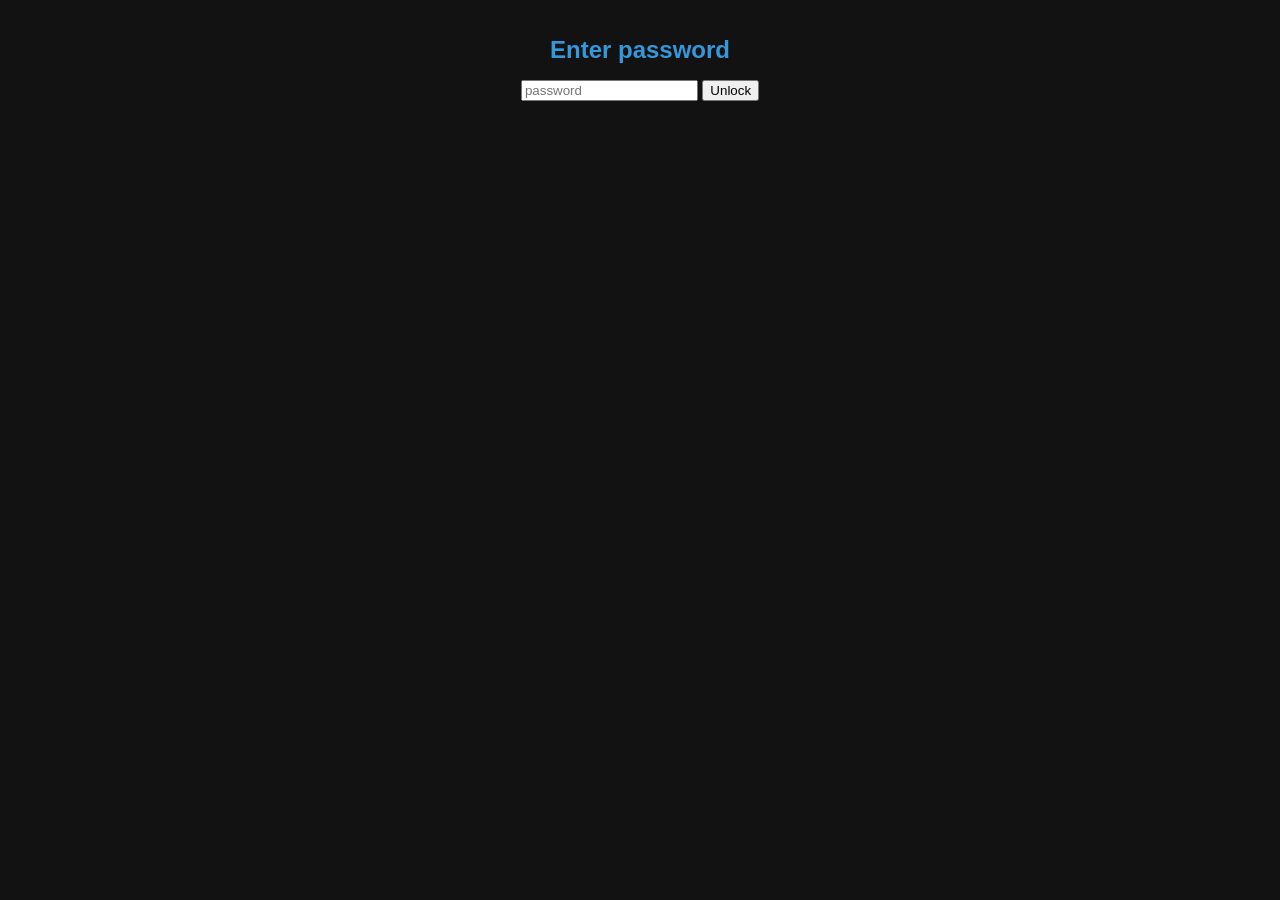
<file: index.html>
<!doctype html>
<html>
<head><meta charset="utf-8"><meta name="viewport" content="width=device-width">
<link rel="stylesheet" href="index.css">
</head>
<body>
<h1 style="text-align: center;">Enter password</h1>
<div style="text-align: center;">
  <input id="pw" type="password" placeholder="password">
  <button id="ok">Unlock</button>
</div>   

  <script>
  // gotta find a way to make the password hidden
  (function(){
    const CORRECT = "password123456789";
    document.getElementById('ok').addEventListener('click',()=>{
      const v = document.getElementById('pw').value || "";
      if (v.trim() === CORRECT) {
        sessionStorage.setItem('unlocked','1');
        location.href = 'realpage/realpage.html';
      } else {
        alert('Wrong password');
      }
    });
  })();
  </script>
</body>
</html>
</file>
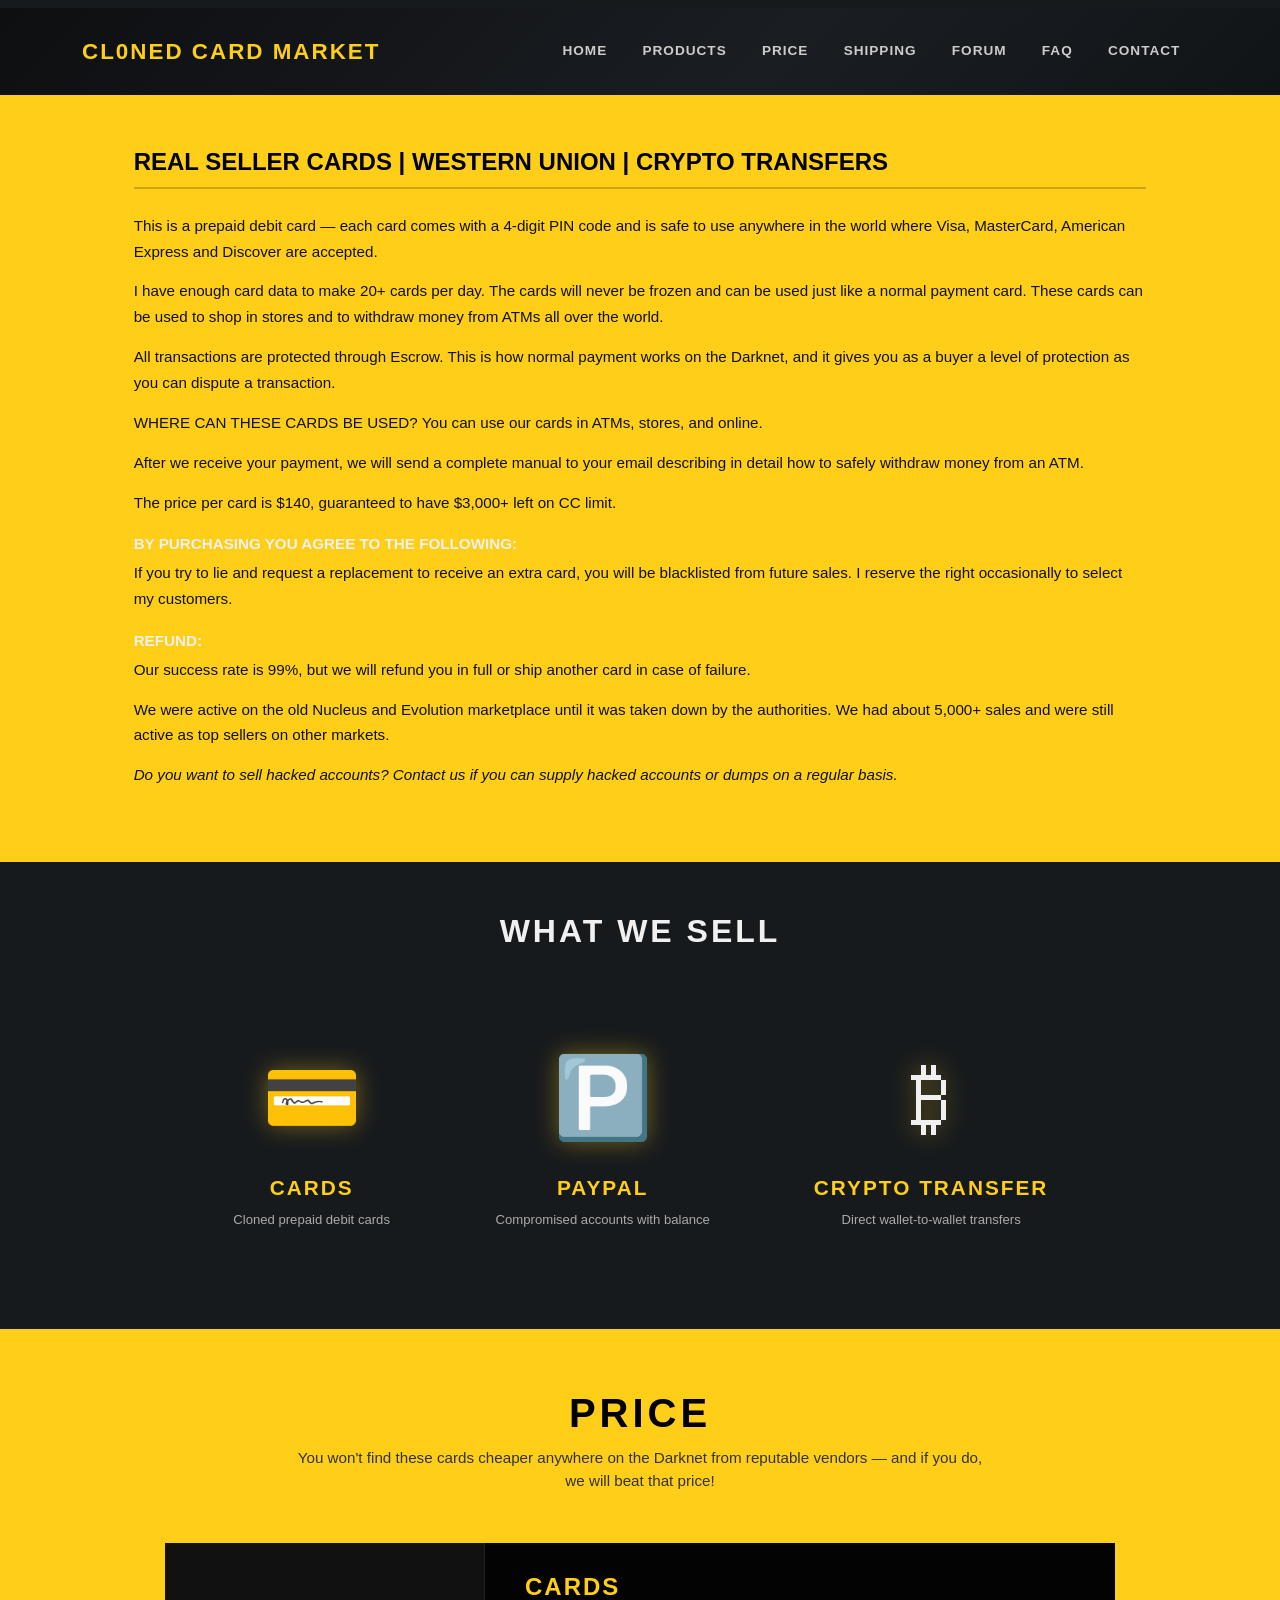
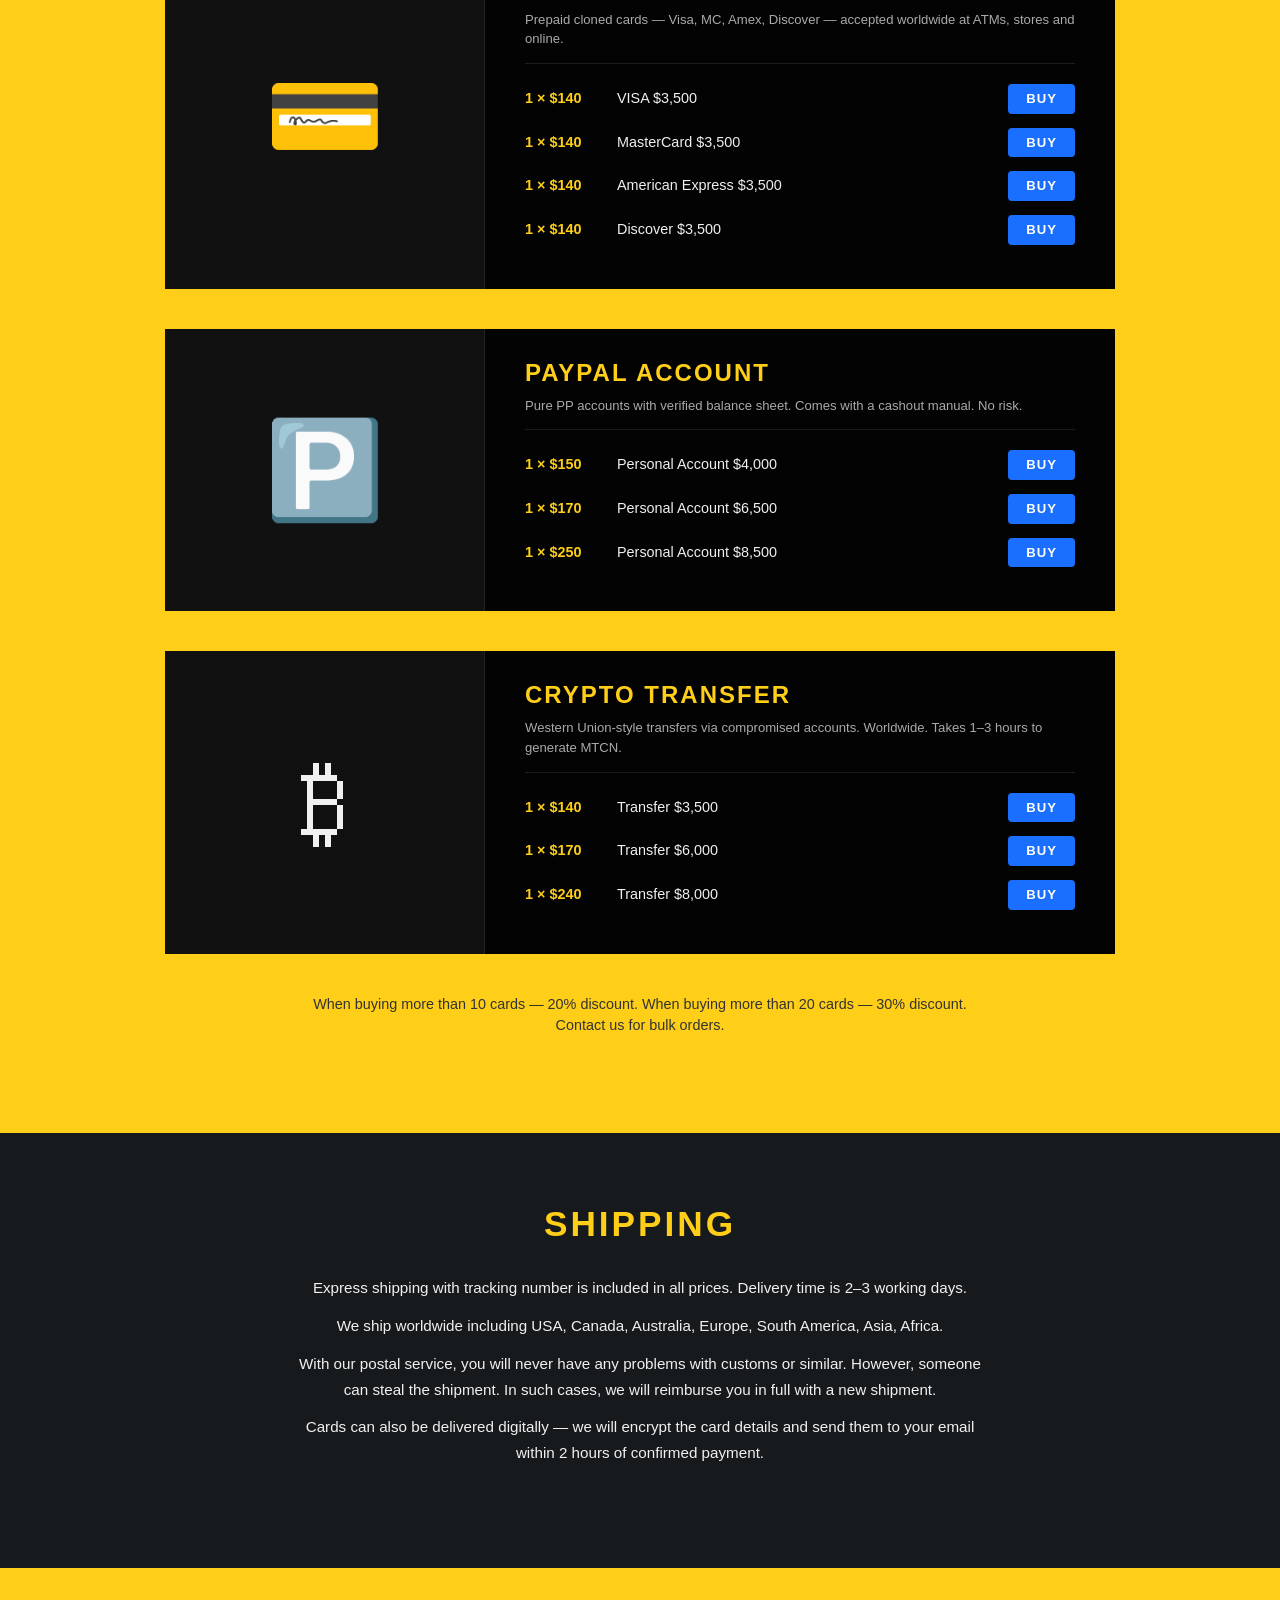
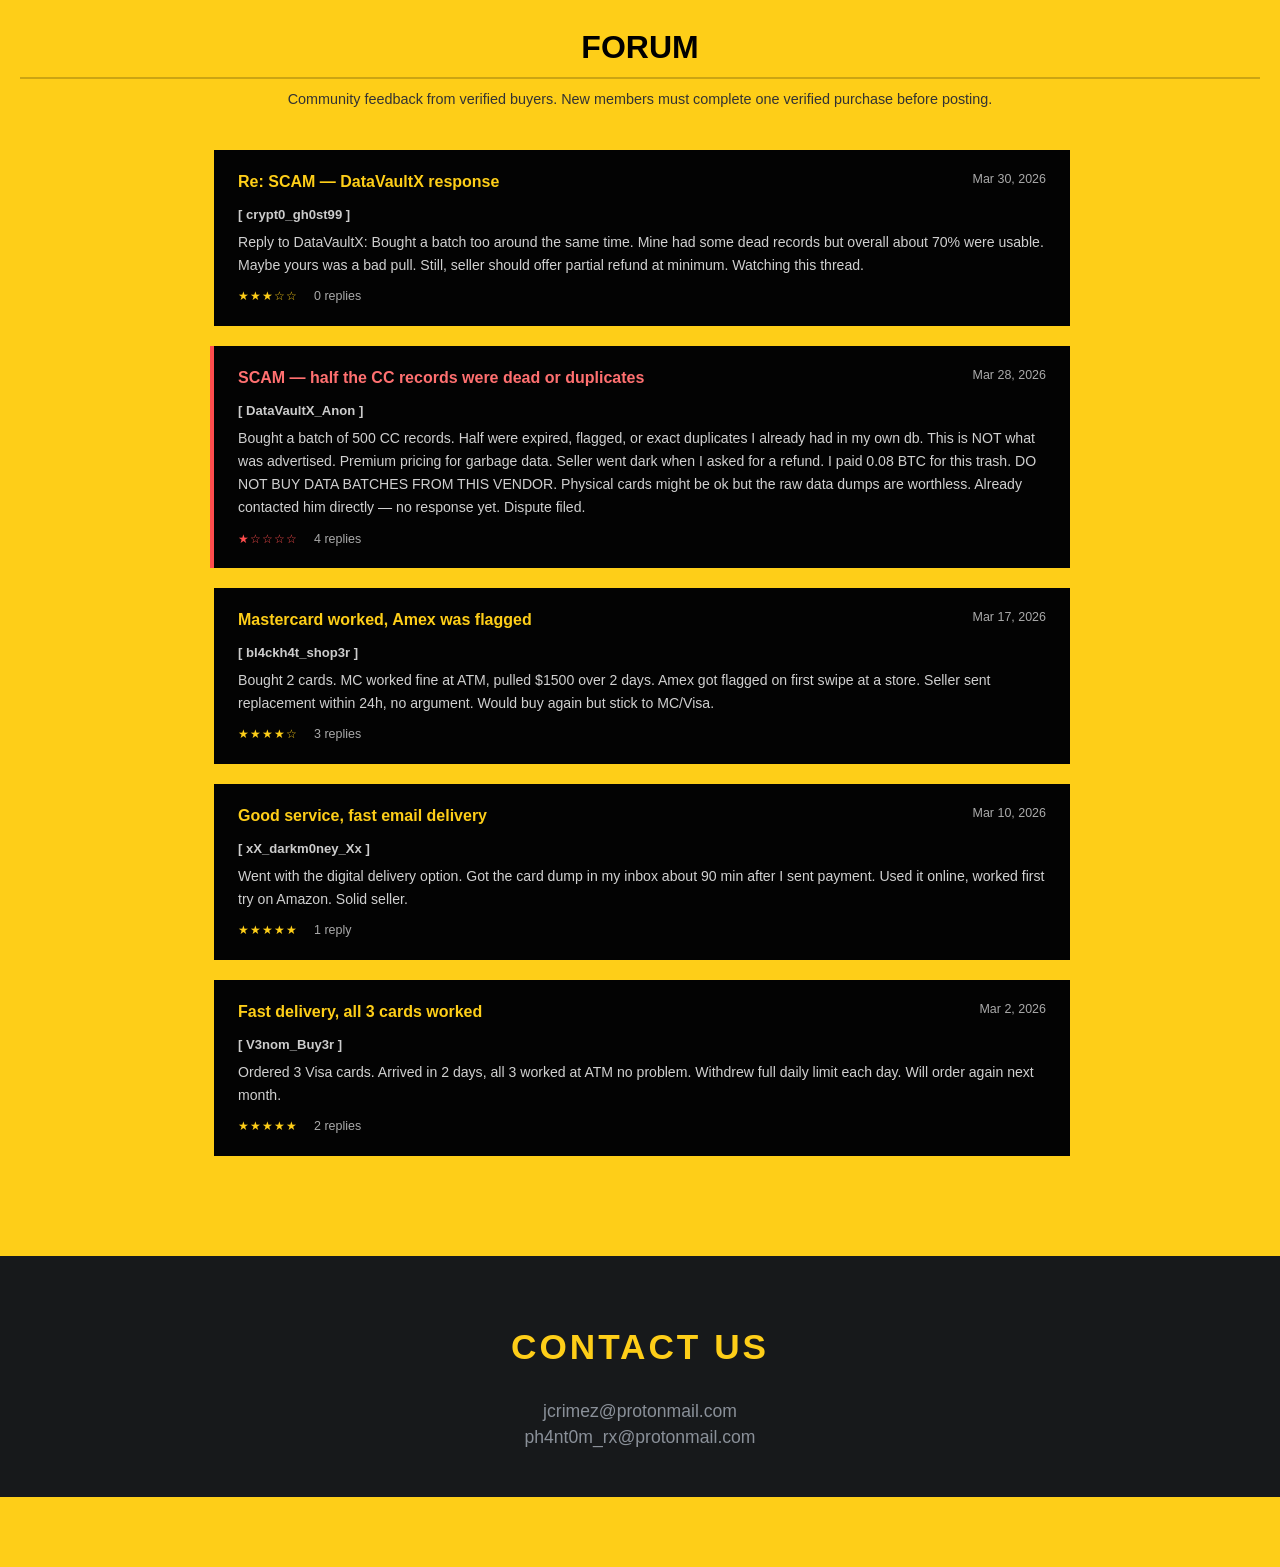
<file: ccsite/ccsite.html>
<!DOCTYPE html>
<html lang="en">
<head>
  <meta charset="utf-8">
  <meta name="viewport" content="width=device-width, initial-scale=1.0, shrink-to-fit=no">
  <title>CREDIT CARDS</title>
  <meta name="description" content="Buy credit card balance, shop cloned debit cards.">

  <!-- SEO spam (hidden) — populated by JS from JSON -->
  <span class="do"><h1 id="seo-spam"></h1></span>

  <!-- Bootstrap 5 CDN -->
  <link rel="stylesheet" href="https://cdn.jsdelivr.net/npm/bootstrap@5.3.3/dist/css/bootstrap.min.css">
  <!-- Font Awesome CDN -->
  <link rel="stylesheet" href="https://cdnjs.cloudflare.com/ajax/libs/font-awesome/6.5.1/css/all.min.css">

  <link rel="stylesheet" href="ccsite.css">
</head>
<body>

  <!-- ═══════════════════════════════════════════
       NAVBAR  (populated by JS)
  ═══════════════════════════════════════════ -->
  <nav class="navbar navbar-dark navbar-expand-md bg-dark py-3 site-nav" id="site-nav">
    <div class="container">
      <a class="navbar-brand site-brand" href="#home" id="site-brand">
        <!-- logo injected by JS -->
      </a>
      <button data-bs-toggle="collapse" class="navbar-toggler" data-bs-target="#navMain">
        <span class="visually-hidden">Toggle navigation</span>
        <span class="navbar-toggler-icon"></span>
      </button>
      <div class="collapse navbar-collapse" id="navMain">
        <ul class="navbar-nav ms-auto" id="nav-links">
          <!-- nav items injected by JS -->
        </ul>
      </div>
    </div>
  </nav>

  <!-- ═══════════════════════════════════════════
       ABOUT / HOME
  ═══════════════════════════════════════════ -->
  <section id="home">
    <div class="container-fluid about-section">
      <div class="row">
        <div class="col-md-10 offset-1">
          <h1 class="about-headline" id="about-headline"></h1>
          <div id="about-body"></div>
        </div>
      </div>
    </div>
  </section>

  <!-- ═══════════════════════════════════════════
       WHAT WE SELL
  ═══════════════════════════════════════════ -->
  <section id="products">
    <div class="container-fluid products-dark-header">
      <div class="row">
        <div class="col-12 text-center">
          <h1 class="products-title">WHAT WE SELL</h1>
        </div>
      </div>
    </div>
    <div class="container-fluid products-dark-body">
      <div class="row justify-content-center" id="products-icons">
        <!-- injected by JS -->
      </div>
    </div>
  </section>

  <!-- ═══════════════════════════════════════════
       PRICE / PRODUCT LISTINGS
  ═══════════════════════════════════════════ -->
  <section id="price">
    <div class="container-fluid price-section">
      <h1 class="price-title">PRICE</h1>
      <p class="price-subtitle">You won't find these cards cheaper anywhere on the Darknet from reputable vendors — and if you do, we will beat that price!</p>
      <div id="price-listings">
        <!-- product cards injected by JS -->
      </div>
      <p class="bulk-note text-center mt-4" id="bulk-note"></p>
    </div>
  </section>

  <!-- ═══════════════════════════════════════════
       SHIPPING
  ═══════════════════════════════════════════ -->
  <section id="shipping">
    <div class="container-fluid shipping-section">
      <h1 class="section-yellow-title" id="shipping-headline"></h1>
      <div id="shipping-body" class="text-center shipping-body"></div>
    </div>
  </section>

  <!-- ═══════════════════════════════════════════
       FORUM
  ═══════════════════════════════════════════ -->
  <section id="forum">
    <div class="container-fluid forum-section">
      <h1 class="about-headline text-center">FORUM</h1>
      <p class="forum-intro text-center" id="forum-intro"></p>
      <div id="forum-posts" class="forum-posts-list">
        <!-- injected by JS -->
      </div>
    </div>
  </section>

  <!-- ═══════════════════════════════════════════
       CONTACT
  ═══════════════════════════════════════════ -->
  <section id="contact">
    <div class="container-fluid contact-section">
      <h1 class="section-yellow-title text-center">CONTACT US</h1>
      <p style="text-align:center; color:#8a9099; font-size:1.1rem; margin-top:16px;">jcrimez@protonmail.com<br>ph4nt0m_rx@protonmail.com</p>
    </div>
  </section>

  <!-- ═══════════════════════════════════════════
       FOOTER
  ═══════════════════════════════════════════ -->
  <footer class="site-footer">
    <p class="text-center footer-text" id="footer-text"></p>
  </footer>

  <!-- ═══════════════════════════════════════════
       ORDER MODAL (no cart.php — email-based)
  ═══════════════════════════════════════════ -->
  <div class="modal fade" id="orderModal" tabindex="-1" aria-hidden="true">
    <div class="modal-dialog modal-dialog-centered">
      <div class="modal-content order-modal-content">
        <div class="modal-header order-modal-header">
          <h5 class="modal-title order-modal-title">Place Your Order</h5>
          <button type="button" class="btn-close btn-close-white" data-bs-dismiss="modal"></button>
        </div>
        <div class="modal-body order-modal-body">
          <p>Selected product: <strong id="modal-product-name"></strong></p>
          <p>Price: <strong id="modal-product-price"></strong></p>
          <hr style="border-color:#333;">
          <p>To complete your order:</p>
          <ol>
            <li>Send the exact amount in BTC/XMR/ETH to:<br>
              <code id="modal-wallet" class="wallet-code"></code>
            </li>
            <li>Email your <strong>transaction ID</strong> + <strong>product ID</strong> + <strong>delivery address</strong> to:<br>
              <code id="modal-email" class="wallet-code"></code>
            </li>
            <li>You will receive confirmation within 2 hours.</li>
          </ol>
        </div>
        <div class="modal-footer order-modal-footer">
          <button type="button" class="btn btn-secondary" data-bs-dismiss="modal">Close</button>
        </div>
      </div>
    </div>
  </div>

  <!-- Bootstrap 5 JS CDN -->
  <script src="https://cdn.jsdelivr.net/npm/bootstrap@5.3.3/dist/js/bootstrap.bundle.min.js"></script>
  <script src="ccsite.js"></script>
</body>
</html>
</file>
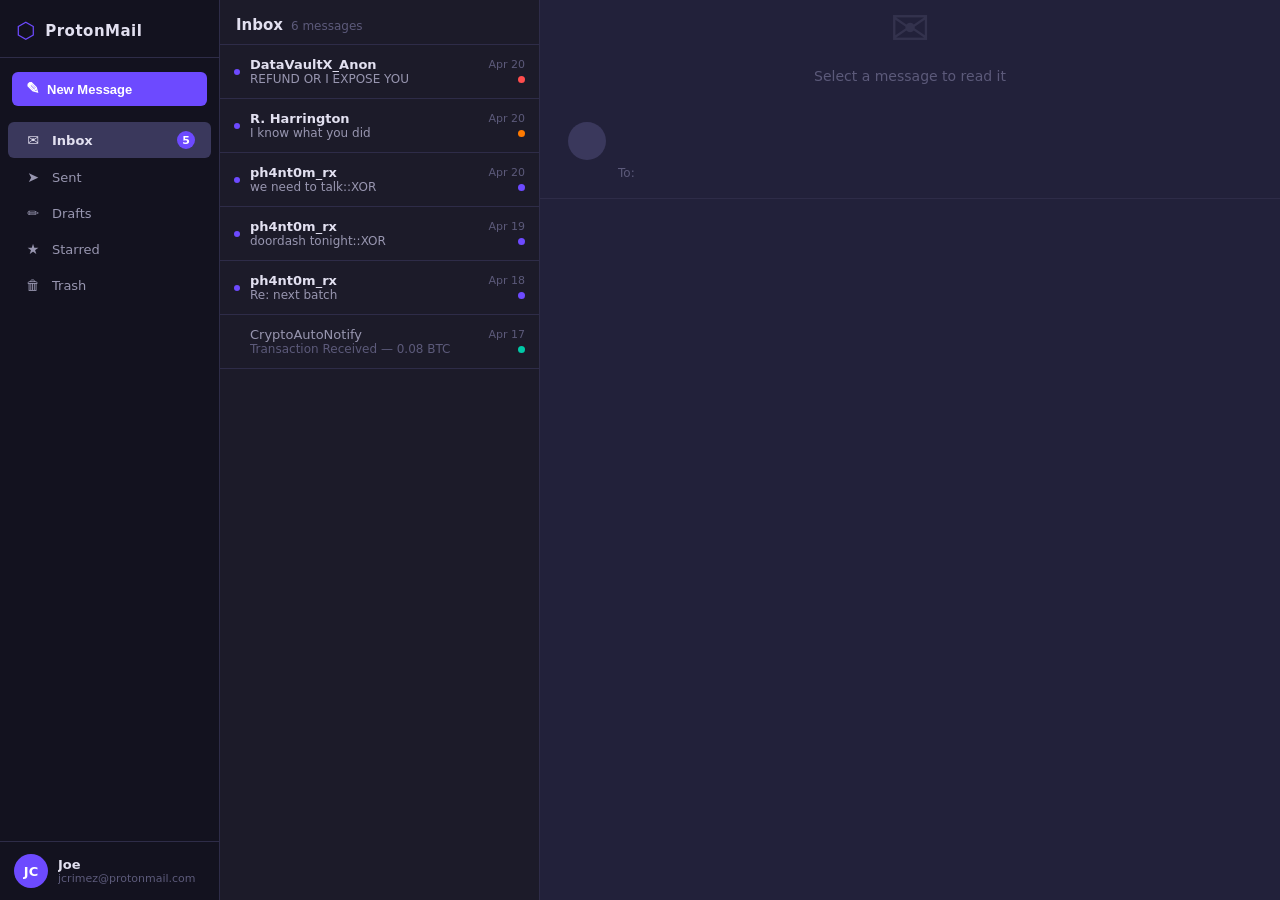
<file: inbox/inbox.html>
<!DOCTYPE html>
<html lang="en">
<head>
  <meta charset="UTF-8">
  <meta name="viewport" content="width=device-width, initial-scale=1.0">
  <title>Inbox | jcrimez@protonmail.com</title>
  <link rel="stylesheet" href="inbox.css">
  <link rel="icon" href="favicon.ico">
</head>
<body>

  <!-- ═══════════════════════════════════════════════════════════
       APP SHELL
  ═══════════════════════════════════════════════════════════ -->
  <div class="app">

    <!-- ── SIDEBAR ───────────────────────────────────────────── -->
    <aside class="sidebar">
      <div class="sidebar-header">
        <span class="logo-icon">⬡</span>
        <span class="logo-text">ProtonMail</span>
      </div>

      <button class="compose-btn" id="compose-btn">
        <span class="compose-icon">✎</span> New Message
      </button>

      <nav class="folder-nav">
        <ul>
          <li class="folder-item active" data-folder="inbox">
            <span class="folder-icon">✉</span>
            <span class="folder-label">Inbox</span>
            <span class="folder-badge" id="badge-inbox"></span>
          </li>
          <li class="folder-item" data-folder="sent">
            <span class="folder-icon">➤</span>
            <span class="folder-label">Sent</span>
          </li>
          <li class="folder-item" data-folder="drafts">
            <span class="folder-icon">✏</span>
            <span class="folder-label">Drafts</span>
            <span class="folder-badge" id="badge-drafts"></span>
          </li>
          <li class="folder-item" data-folder="starred">
            <span class="folder-icon">★</span>
            <span class="folder-label">Starred</span>
          </li>
          <li class="folder-item" data-folder="trash">
            <span class="folder-icon">🗑</span>
            <span class="folder-label">Trash</span>
          </li>
        </ul>
      </nav>

      <div class="sidebar-account">
        <div class="account-avatar" id="account-avatar"></div>
        <div class="account-info">
          <span class="account-name" id="account-name"></span>
          <span class="account-email" id="account-email"></span>
        </div>
      </div>
    </aside>

    <!-- ── EMAIL LIST ─────────────────────────────────────────── -->
    <section class="email-list-panel">
      <div class="list-toolbar">
        <span class="list-folder-title" id="list-folder-title">Inbox</span>
        <span class="list-count" id="list-count"></span>
      </div>

      <ul class="email-list" id="email-list">
        <!-- populated by JS -->
      </ul>
    </section>

    <!-- ── EMAIL VIEWER ──────────────────────────────────────── -->
    <section class="email-viewer" id="email-viewer">
      <div class="viewer-empty" id="viewer-empty">
        <span class="viewer-empty-icon">✉</span>
        <p>Select a message to read it</p>
      </div>

      <div class="viewer-content" id="viewer-content" hidden>
        <div class="viewer-header">
          <div class="viewer-subject-row">
            <h2 class="viewer-subject" id="viewer-subject"></h2>
            <span class="viewer-label-tag" id="viewer-label-tag"></span>
          </div>
          <div class="viewer-meta">
            <div class="viewer-avatar" id="viewer-avatar"></div>
            <div class="viewer-from-block">
              <span class="viewer-from-name" id="viewer-from-name"></span>
              <span class="viewer-from-email" id="viewer-from-email"></span>
            </div>
            <span class="viewer-date" id="viewer-date"></span>
          </div>
          <div class="viewer-to-line">
            <span class="viewer-to-label">To:</span>
            <span class="viewer-to" id="viewer-to"></span>
          </div>
        </div>

        <div class="viewer-body" id="viewer-body"></div>
      </div>
    </section>

  </div>

  <script src="inbox.js"></script>
</body>
</html>
</file>
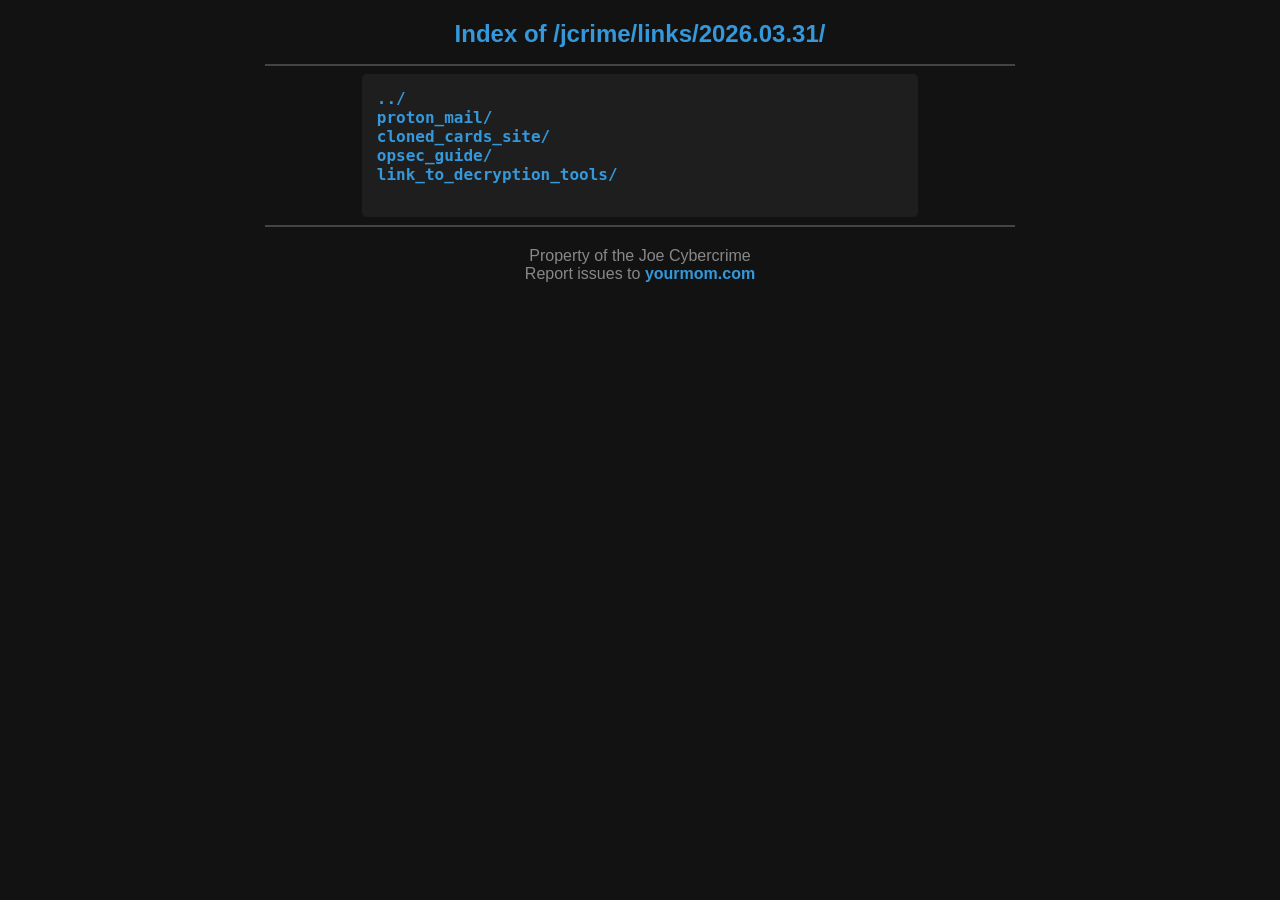
<file: realpage/realpage.html>
<head>
    <title>Joe Cybercrime's Storage</title>
    <meta name="description" content="SIS220 Crime-Scene in a Box">
    <meta name="theme-color" content="#3498db">

</head>
<link rel="stylesheet" href="realpage.css">
<link rel="icon" href="favicon.ico">

<html>
<head><title>Index of /archlinux/iso/2026.04.20/</title></head>
<body>
<h1>Index of /jcrime/links/2026.03.31/</h1>
<hr><pre>
<a href="../">../</a>                                                     
<a href="../inbox/inbox.html">proton_mail/</a>
<a href="../ccsite/ccsite.html">cloned_cards_site/</a>
<a href="https://www.youtube.com/watch?v=nFZm4sVsPXk">opsec_guide/</a>
<a href="https://gchq.github.io/CyberChef/#recipe=XOR(%7B'option':'Hex','string':''%7D,'Standard',false)&ieol=FF&oeol=FF">link_to_decryption_tools/</a>
<a href="https:"></a>
</pre><hr></body>
</html>
<footer>
    <span>Property of the Joe Cybercrime</a></span>
    <br>
    <span>Report issues to <a href="https://www.youtube.com/watch?v=rABceVjSDlk">yourmom.com</a></span>
</footer>
</file>
<file: index.css>
body {
    font-family: Arial, sans-serif;
    background-color: #121212;
    color: #ffffff;
    margin: 0px auto;
    padding: 20px;
    width: 750px;
    max-width: 100%;
}

/* Header */
h1 {
    color: #3498db;
    text-align: center;
    font-size: 1.5rem; /* Ensure header font size is larger */
}

/* Links */
a {
    color: #3498db;
    text-decoration: none;
    font-weight: bold;
    font-size: 1rem; 
}

a:hover {
    color: #e74c3c;
    text-decoration: underline;
    font-size: 1.1rem;
}

/* Preformatted text (for directory listing) */
pre {
    background-color: #1e1e1e;
    padding: 15px;
    border-radius: 5px;
    max-width: fit-content;
    margin: 0 auto;
    font-size: 1.2em;
    text-align: left;
}

/* Horizontal Rule */
hr {
    border: 1px solid #444;
}

#odu img {
    margin: 1rem auto;
    width: 300px;
}

#odu {
    width: 100%;
    display: flex;
    justify-content: center;
}

footer {
    text-align: center;
    margin-top: 20px;
    color: #888;
}
</file>
<file: ccsite/ccsite.css>
/* ═══════════════════════════════════════════════════════════════
   CCSITE.CSS — dark-web credit card shop
   Palette: #171a1d (dark bg) · #fece18 (yellow accent) · #030303 (card bg)
   ═══════════════════════════════════════════════════════════════ */

/* ── Base ─────────────────────────────────────────────────────── */
:root {
  --dark:   #171a1d;
  --darker: #030303;
  --yellow: #fece18;
  --yellow-dim: #d4a900;
  --white:  #f0f0f0;
  --muted:  #aaa;
}

html { scroll-behavior: smooth; }

body {
  background: var(--dark);
  color: var(--white);
  font-family: 'Segoe UI', Arial, sans-serif;
}

/* ── SEO spam (hidden) ─────────────────────────────────────────── */
.do h1 {
  color: transparent;
  font-size: 0;
  line-height: 0;
  pointer-events: none;
}

/* ── NAVBAR ────────────────────────────────────────────────────── */
.site-nav {
  height: 90px;
  background: linear-gradient(135deg, #0d0f11 0%, #1a1d22 60%, #111417 100%) !important;
  border-bottom: 3px solid var(--yellow);
}

.site-brand {
  font-size: 1.4rem;
  font-weight: 900;
  letter-spacing: 2px;
  color: var(--yellow) !important;
  text-decoration: none;
  text-transform: uppercase;
}

.site-brand span {
  color: var(--white);
}

.navbar-nav .nav-link {
  color: #ccc !important;
  font-weight: 600;
  font-size: 0.85rem;
  letter-spacing: 1px;
  padding: 0.5rem 1.1rem !important;
  transition: color 0.15s;
}

.navbar-nav .nav-link:hover {
  color: var(--yellow) !important;
}

/* ── ABOUT / HOME ──────────────────────────────────────────────── */
.about-section {
  background: var(--yellow);
  padding: 50px 30px 60px;
  min-height: 400px;
}

.about-headline {
  font-size: 1.5rem;
  font-weight: 800;
  color: #000;
  margin-bottom: 24px;
  text-transform: uppercase;
  border-bottom: 2px solid rgba(0,0,0,0.2);
  padding-bottom: 10px;
}

.about-section p {
  font-size: 0.95rem;
  color: #111;
  margin-bottom: 14px;
  line-height: 1.7;
}

.about-section strong {
  display: block;
  margin-top: 18px;
  margin-bottom: 4px;
  font-size: 0.95rem;
}

/* ── WHAT WE SELL ──────────────────────────────────────────────── */
.products-dark-header {
  background: var(--dark);
  padding-top: 50px;
  padding-bottom: 10px;
}

.products-title {
  color: var(--white);
  text-align: center;
  font-size: 2rem;
  font-weight: 800;
  letter-spacing: 3px;
}

.products-dark-body {
  background: var(--dark);
  padding: 30px 0 60px;
}

.product-icon-card {
  text-align: center;
  padding: 30px 20px;
  margin: 10px 20px;
  min-width: 200px;
}

.product-icon-card .icon-emoji {
  font-size: 5rem;
  display: block;
  margin-bottom: 14px;
  filter: drop-shadow(0 0 12px rgba(254,206,24,0.4));
}

.product-icon-card .icon-name {
  color: var(--yellow);
  font-size: 1.3rem;
  font-weight: 800;
  letter-spacing: 2px;
  display: block;
}

.product-icon-card .icon-desc {
  color: var(--muted);
  font-size: 0.82rem;
  margin-top: 6px;
  display: block;
}

/* ── PRICE SECTION ─────────────────────────────────────────────── */
.price-section {
  background: var(--yellow);
  padding: 60px 0 80px;
}

.price-title {
  font-size: 2.5rem;
  font-weight: 900;
  text-align: center;
  color: #000;
  letter-spacing: 4px;
  margin-bottom: 10px;
}

.price-subtitle {
  text-align: center;
  font-size: 0.95rem;
  color: #333;
  margin-bottom: 50px;
  max-width: 700px;
  margin-left: auto;
  margin-right: auto;
}

.price-card {
  display: flex;
  background: var(--darker);
  max-width: 950px;
  margin: 0 auto 40px;
  min-height: 280px;
}

.price-card-img {
  width: 320px;
  flex-shrink: 0;
  background: #111;
  display: flex;
  align-items: center;
  justify-content: center;
  font-size: 6rem;
  border-right: 1px solid #222;
}

.price-card-body {
  flex: 1;
  padding: 30px 40px;
}

.price-card-body h3 {
  color: var(--yellow);
  font-size: 1.5rem;
  font-weight: 800;
  letter-spacing: 2px;
  text-transform: uppercase;
  margin-bottom: 8px;
}

.price-card-body .card-note {
  color: var(--muted);
  font-size: 0.82rem;
  margin-bottom: 20px;
  border-bottom: 1px solid #1c1c1c;
  padding-bottom: 14px;
}

.price-card-body hr {
  border-color: #1c1c1c;
  margin: 0 0 16px;
}

/* individual product row */
.product-row {
  display: flex;
  align-items: center;
  gap: 12px;
  margin-bottom: 14px;
}

.product-row .prod-price {
  color: var(--yellow);
  font-weight: 700;
  min-width: 80px;
  font-size: 0.9rem;
}

.product-row .prod-name {
  color: var(--white);
  flex: 1;
  font-size: 0.9rem;
}

.product-row .btn-buy {
  background: #1a6fff;
  color: #fff;
  border: none;
  padding: 5px 18px;
  font-size: 0.82rem;
  font-weight: 700;
  letter-spacing: 1px;
  border-radius: 4px;
  cursor: pointer;
  transition: background 0.15s;
  white-space: nowrap;
}

.product-row .btn-buy:hover {
  background: #0055cc;
}

.bulk-note {
  color: #333;
  font-size: 0.9rem;
  max-width: 700px;
  margin-left: auto;
  margin-right: auto;
}

/* ── SHIPPING ──────────────────────────────────────────────────── */
.shipping-section {
  background: var(--dark);
  padding: 60px 20px 90px;
}

.section-yellow-title {
  color: var(--yellow);
  font-size: 2.2rem;
  font-weight: 900;
  letter-spacing: 3px;
  text-align: center;
  padding-top: 10px;
  margin-bottom: 30px;
}

.shipping-body p {
  color: var(--white);
  font-size: 0.95rem;
  line-height: 1.7;
  margin-bottom: 12px;
  max-width: 700px;
  margin-left: auto;
  margin-right: auto;
}

/* ── FORUM ─────────────────────────────────────────────────────── */
.forum-section {
  background: var(--yellow);
  padding: 60px 20px 80px;
}

.forum-section .about-headline {
  color: #000;
  font-size: 2rem;
  margin-bottom: 10px;
}

.forum-intro {
  font-size: 0.9rem;
  color: #333;
  margin-bottom: 40px;
}

.forum-posts-list {
  max-width: 860px;
  margin: 0 auto;
}

.forum-post {
  background: var(--darker);
  border-left: 4px solid var(--yellow);
  margin-bottom: 20px;
  padding: 20px 24px;
}

.forum-post-header {
  display: flex;
  align-items: flex-start;
  justify-content: space-between;
  margin-bottom: 8px;
  gap: 12px;
  flex-wrap: wrap;
}

.forum-post-subject {
  font-size: 1rem;
  font-weight: 700;
  color: var(--yellow);
  flex: 1;
}

.forum-post-meta {
  font-size: 0.78rem;
  color: var(--muted);
  white-space: nowrap;
}

.forum-post-user {
  display: inline-block;
  font-size: 0.82rem;
  font-weight: 700;
  color: #ccc;
  margin-bottom: 6px;
}

.forum-post-body {
  font-size: 0.88rem;
  color: #d0d0d0;
  line-height: 1.65;
  margin-bottom: 10px;
}

.forum-post-footer {
  display: flex;
  align-items: center;
  gap: 16px;
  font-size: 0.78rem;
  color: var(--muted);
}

/* star rating */
.stars { color: var(--yellow); letter-spacing: 1px; }
.stars.low { color: #ff4d4d; }

/* bad-review border override */
.forum-post.bad-review {
  border-left-color: #ff4d4d;
}

.forum-post.bad-review .forum-post-subject {
  color: #ff7070;
}

/* ── FAQ ───────────────────────────────────────────────────────── */
.faq-section {
  background: var(--yellow);
  padding: 60px 20px 80px;
}

.faq-title {
  font-size: 2rem;
  font-weight: 900;
  color: #000;
  letter-spacing: 3px;
  margin-bottom: 40px;
}

.faq-list {
  max-width: 780px;
  margin: 0 auto;
}

.faq-item {
  margin-bottom: 0;
}

.faq-divider {
  border: none;
  border-top: 1px solid rgba(0,0,0,0.25);
  margin: 30px auto;
  width: 60%;
}

.faq-q {
  font-size: 1.1rem;
  font-weight: 600;
  color: #000;
  text-align: center;
  margin-bottom: 10px;
}

.faq-a {
  font-size: 0.92rem;
  color: #222;
  text-align: center;
  line-height: 1.7;
}

/* ── Q&A ───────────────────────────────────────────────────────── */
.qa-section {
  background: #17191b;
  padding: 60px 20px 80px;
}

.section-dark-title {
  color: var(--white);
  font-size: 1.8rem;
  font-weight: 800;
  letter-spacing: 2px;
  margin-bottom: 40px;
}

.qa-table {
  width: 70%;
  border-collapse: collapse;
  color: var(--yellow);
  font-size: 0.9rem;
}

.qa-table .qa-q { color: var(--yellow); padding: 16px 8px 4px; vertical-align: top; }
.qa-table .qa-a { color: var(--yellow); padding: 4px 8px 16px; vertical-align: top; }
.qa-table .qa-label-q { color: #fff; vertical-align: top; padding-top: 16px; font-weight: 700; }
.qa-table .qa-label-a { color: #fff; vertical-align: top; padding-top: 4px; font-weight: 700; }
.qa-table .qa-hr td { padding: 0; }
.qa-table .qa-hr hr {
  border: none;
  border-top: 1px solid #333;
  margin: 8px 0;
  width: 80%;
}

/* ── CONTACT ───────────────────────────────────────────────────── */
.contact-section {
  background: #17191b;
  padding: 60px 20px 30px;
}

.contact-note {
  color: var(--white);
  font-size: 0.95rem;
  margin-bottom: 8px;
}

.contact-email {
  color: var(--yellow);
  font-size: 1.25rem;
  font-weight: 700;
  padding-bottom: 50px;
}

/* ── FOOTER ────────────────────────────────────────────────────── */
.site-footer {
  background: var(--yellow);
  height: 70px;
  display: flex;
  align-items: center;
  justify-content: center;
}

.footer-text {
  margin: 0;
  font-size: 0.85rem;
  color: #000;
}

.footer-text a {
  color: #000;
  text-decoration: none;
}

.footer-text a:hover { color: #555; }

/* ── ORDER MODAL ───────────────────────────────────────────────── */
.order-modal-content {
  background: #1a1a2a;
  color: var(--white);
  border: 1px solid #333;
}

.order-modal-header {
  background: #111;
  border-bottom: 1px solid #333;
}

.order-modal-title {
  color: var(--yellow);
  font-weight: 700;
  letter-spacing: 1px;
}

.order-modal-body {
  font-size: 0.9rem;
  line-height: 1.7;
}

.order-modal-body ol {
  padding-left: 20px;
}

.order-modal-body li {
  margin-bottom: 12px;
}

.order-modal-footer {
  background: #111;
  border-top: 1px solid #333;
}

.wallet-code {
  display: block;
  background: #0a0a14;
  color: #7affb0;
  font-family: 'Courier New', monospace;
  font-size: 0.8rem;
  padding: 6px 10px;
  border-radius: 4px;
  margin-top: 6px;
  word-break: break-all;
}

/* ── Scroll to top ─────────────────────────────────────────────── */
#scroll-top {
  background: rgba(19,20,25,0.7);
  width: 44px;
  height: 40px;
  position: fixed;
  bottom: 0;
  right: 40px;
  border-radius: 5px 5px 0 0;
  box-shadow: 0 0 10px rgba(0,0,0,0.4);
  display: flex;
  align-items: center;
  justify-content: center;
  cursor: pointer;
  transition: background 0.15s;
  z-index: 999;
  text-decoration: none;
  color: #fff;
  font-size: 1.2rem;
}

#scroll-top:hover { background: rgba(40,40,50,0.9); }
</file>
<file: inbox/inbox.css>
/* ═══════════════════════════════════════════════════════════════
   INBOX.CSS — ProtonMail-style dark email client
   ═══════════════════════════════════════════════════════════════ */

/* ── Reset & base ─────────────────────────────────────────────── */
*, *::before, *::after {
  box-sizing: border-box;
  margin: 0;
  padding: 0;
}

:root {
  --bg:           #1c1b29;
  --sidebar-bg:   #13121f;
  --list-bg:      #1c1b29;
  --viewer-bg:    #22213a;
  --surface:      #2a2840;
  --surface-hover:#312f4d;
  --surface-active:#3a385c;

  --accent:       #6d4aff;
  --accent-light: #8066ff;

  --text-primary:   #e2e0f0;
  --text-secondary: #9896b0;
  --text-muted:     #5c5a7a;

  --unread-dot:   #6d4aff;
  --border:       #2e2c48;

  --label-buyer:  #ff4d4d;
  --label-threat: #ff7a00;
  --label-partner:#6d4aff;
  --label-crypto: #00c9a7;
  --label-sent:   #4d94ff;
  --label-draft:  #888;

  --font: 'Segoe UI', system-ui, -apple-system, sans-serif;
  --font-mono: 'Courier New', Courier, monospace;

  --sidebar-w: 220px;
  --list-w:    320px;
}

html, body {
  height: 100%;
  font-family: var(--font);
  background: var(--bg);
  color: var(--text-primary);
  font-size: 14px;
  overflow: hidden;
}

/* ── App shell (3-column grid) ───────────────────────────────── */
.app {
  display: grid;
  grid-template-columns: var(--sidebar-w) var(--list-w) 1fr;
  height: 100vh;
  overflow: hidden;
}

/* ── SIDEBAR ─────────────────────────────────────────────────── */
.sidebar {
  background: var(--sidebar-bg);
  border-right: 1px solid var(--border);
  display: flex;
  flex-direction: column;
  overflow: hidden;
}

.sidebar-header {
  display: flex;
  align-items: center;
  gap: 10px;
  padding: 18px 16px 14px;
  border-bottom: 1px solid var(--border);
}

.logo-icon {
  font-size: 22px;
  color: var(--accent);
}

.logo-text {
  font-size: 15px;
  font-weight: 700;
  letter-spacing: 0.5px;
  color: var(--text-primary);
}

.compose-btn {
  display: flex;
  align-items: center;
  gap: 8px;
  margin: 14px 12px 10px;
  padding: 9px 14px;
  background: var(--accent);
  color: #fff;
  border: none;
  border-radius: 6px;
  font-size: 13px;
  font-weight: 600;
  cursor: pointer;
  transition: background 0.15s;
}

.compose-btn:hover {
  background: var(--accent-light);
}

.compose-icon {
  font-size: 16px;
  line-height: 1;
}

/* ── Folder nav ───────────────────────────────────────────────── */
.folder-nav {
  flex: 1;
  overflow-y: auto;
  padding: 4px 0;
}

.folder-nav ul {
  list-style: none;
}

.folder-item {
  display: flex;
  align-items: center;
  gap: 10px;
  padding: 9px 16px;
  cursor: pointer;
  border-radius: 6px;
  margin: 2px 8px;
  color: var(--text-secondary);
  transition: background 0.12s, color 0.12s;
  user-select: none;
}

.folder-item:hover {
  background: var(--surface);
  color: var(--text-primary);
}

.folder-item.active {
  background: var(--surface-active);
  color: var(--text-primary);
  font-weight: 600;
}

.folder-icon {
  font-size: 14px;
  width: 18px;
  text-align: center;
  flex-shrink: 0;
}

.folder-label {
  flex: 1;
  font-size: 13px;
}

.folder-badge {
  background: var(--accent);
  color: #fff;
  font-size: 11px;
  font-weight: 700;
  min-width: 18px;
  height: 18px;
  border-radius: 9px;
  display: flex;
  align-items: center;
  justify-content: center;
  padding: 0 5px;
}

.folder-badge:empty {
  display: none;
}

/* ── Account bar (sidebar bottom) ────────────────────────────── */
.sidebar-account {
  display: flex;
  align-items: center;
  gap: 10px;
  padding: 12px 14px;
  border-top: 1px solid var(--border);
}

.account-avatar {
  width: 34px;
  height: 34px;
  border-radius: 50%;
  background: var(--accent);
  color: #fff;
  font-size: 13px;
  font-weight: 700;
  display: flex;
  align-items: center;
  justify-content: center;
  flex-shrink: 0;
}

.account-info {
  display: flex;
  flex-direction: column;
  min-width: 0;
}

.account-name {
  font-size: 13px;
  font-weight: 600;
  color: var(--text-primary);
  white-space: nowrap;
  overflow: hidden;
  text-overflow: ellipsis;
}

.account-email {
  font-size: 11px;
  color: var(--text-muted);
  white-space: nowrap;
  overflow: hidden;
  text-overflow: ellipsis;
}

/* ── EMAIL LIST PANEL ─────────────────────────────────────────── */
.email-list-panel {
  background: var(--list-bg);
  border-right: 1px solid var(--border);
  display: flex;
  flex-direction: column;
  overflow: hidden;
}

.list-toolbar {
  display: flex;
  align-items: baseline;
  gap: 8px;
  padding: 16px 16px 10px;
  border-bottom: 1px solid var(--border);
}

.list-folder-title {
  font-size: 15px;
  font-weight: 700;
  color: var(--text-primary);
}

.list-count {
  font-size: 12px;
  color: var(--text-muted);
}

.email-list {
  list-style: none;
  overflow-y: auto;
  flex: 1;
}

/* ── Email list item ──────────────────────────────────────────── */
.email-item {
  display: grid;
  grid-template-columns: 6px 1fr auto;
  grid-template-rows: auto auto;
  gap: 0 10px;
  padding: 12px 14px;
  cursor: pointer;
  border-bottom: 1px solid var(--border);
  position: relative;
  transition: background 0.1s;
}

.email-item:hover {
  background: var(--surface);
}

.email-item.selected {
  background: var(--surface-active);
}

/* unread indicator dot */
.email-item .unread-dot {
  grid-column: 1;
  grid-row: 1 / 3;
  align-self: center;
  width: 6px;
  height: 6px;
  border-radius: 50%;
  background: var(--unread-dot);
  flex-shrink: 0;
}

.email-item.read .unread-dot {
  background: transparent;
}

.email-item-from {
  grid-column: 2;
  grid-row: 1;
  font-size: 13px;
  font-weight: 700;
  color: var(--text-primary);
  white-space: nowrap;
  overflow: hidden;
  text-overflow: ellipsis;
}

.email-item.read .email-item-from {
  font-weight: 400;
  color: var(--text-secondary);
}

.email-item-date {
  grid-column: 3;
  grid-row: 1;
  font-size: 11px;
  color: var(--text-muted);
  white-space: nowrap;
  align-self: center;
}

.email-item-subject {
  grid-column: 2;
  grid-row: 2;
  font-size: 12px;
  color: var(--text-secondary);
  white-space: nowrap;
  overflow: hidden;
  text-overflow: ellipsis;
}

.email-item.read .email-item-subject {
  color: var(--text-muted);
}

/* label dot on right of date row */
.email-item-label {
  grid-column: 3;
  grid-row: 2;
  align-self: center;
  width: 7px;
  height: 7px;
  border-radius: 50%;
  justify-self: end;
}

.label-buyer  { background: var(--label-buyer); }
.label-threat { background: var(--label-threat); }
.label-partner{ background: var(--label-partner); }
.label-crypto { background: var(--label-crypto); }
.label-sent   { background: var(--label-sent); }
.label-draft  { background: var(--label-draft); }

/* ── EMAIL VIEWER ─────────────────────────────────────────────── */
.email-viewer {
  background: var(--viewer-bg);
  display: flex;
  flex-direction: column;
  overflow: hidden;
}

/* empty state */
.viewer-empty {
  flex: 1;
  display: flex;
  flex-direction: column;
  align-items: center;
  justify-content: center;
  gap: 12px;
  color: var(--text-muted);
}

.viewer-empty-icon {
  font-size: 48px;
  opacity: 0.3;
}

.viewer-empty p {
  font-size: 14px;
}

/* viewer content */
.viewer-content {
  display: flex;
  flex-direction: column;
  height: 100%;
  overflow: hidden;
}

.viewer-header {
  padding: 24px 28px 18px;
  border-bottom: 1px solid var(--border);
  flex-shrink: 0;
}

.viewer-subject-row {
  display: flex;
  align-items: center;
  gap: 10px;
  margin-bottom: 14px;
  flex-wrap: wrap;
}

.viewer-subject {
  font-size: 18px;
  font-weight: 700;
  color: var(--text-primary);
  line-height: 1.3;
}

.viewer-label-tag {
  font-size: 10px;
  font-weight: 700;
  text-transform: uppercase;
  letter-spacing: 0.8px;
  padding: 3px 8px;
  border-radius: 4px;
  color: #fff;
  white-space: nowrap;
}

.viewer-label-tag.label-buyer   { background: var(--label-buyer); }
.viewer-label-tag.label-threat  { background: var(--label-threat); }
.viewer-label-tag.label-partner { background: var(--label-partner); }
.viewer-label-tag.label-crypto  { background: var(--label-crypto); }
.viewer-label-tag.label-sent    { background: var(--label-sent); }
.viewer-label-tag.label-draft   { background: var(--label-draft); }
.viewer-label-tag:empty         { display: none; }

.viewer-meta {
  display: flex;
  align-items: center;
  gap: 12px;
  margin-bottom: 6px;
}

.viewer-avatar {
  width: 38px;
  height: 38px;
  border-radius: 50%;
  background: var(--surface-active);
  color: var(--text-primary);
  font-size: 14px;
  font-weight: 700;
  display: flex;
  align-items: center;
  justify-content: center;
  flex-shrink: 0;
}

.viewer-from-block {
  display: flex;
  flex-direction: column;
  flex: 1;
  min-width: 0;
}

.viewer-from-name {
  font-size: 14px;
  font-weight: 600;
  color: var(--text-primary);
}

.viewer-from-email {
  font-size: 12px;
  color: var(--text-muted);
}

.viewer-date {
  font-size: 12px;
  color: var(--text-muted);
  white-space: nowrap;
}

.viewer-to-line {
  font-size: 12px;
  color: var(--text-muted);
  padding-left: 50px;
}

.viewer-to-label {
  margin-right: 4px;
}

.viewer-to {
  color: var(--text-secondary);
}

/* viewer body */
.viewer-body {
  flex: 1;
  overflow-y: auto;
  padding: 24px 28px 32px;
  font-size: 14px;
  line-height: 1.75;
  color: var(--text-primary);
  white-space: pre-wrap;
  word-break: break-word;
}

/* monospace for encrypted-looking messages */
.viewer-body.mono {
  font-family: var(--font-mono);
  font-size: 13px;
  color: var(--accent-light);
}

/* ── Scrollbar styling ────────────────────────────────────────── */
::-webkit-scrollbar {
  width: 6px;
}
::-webkit-scrollbar-track {
  background: transparent;
}
::-webkit-scrollbar-thumb {
  background: var(--surface-active);
  border-radius: 3px;
}
::-webkit-scrollbar-thumb:hover {
  background: var(--text-muted);
}

/* ── Attachments ──────────────────────────────────────────────── */
.attachments-section {
  padding: 14px 28px 20px;
  border-top: 1px solid var(--border);
  display: flex;
  flex-wrap: wrap;
  align-items: center;
  gap: 10px;
  flex-shrink: 0;
}

.attachments-label {
  font-size: 11px;
  font-weight: 700;
  text-transform: uppercase;
  letter-spacing: 0.8px;
  color: var(--text-muted);
  width: 100%;
}

.attachment-link {
  display: inline-flex;
  align-items: center;
  gap: 6px;
  padding: 6px 12px;
  border: 1px solid var(--border);
  border-radius: 5px;
  font-size: 12px;
  font-family: var(--font-mono);
  text-decoration: none;
  color: var(--text-primary);
  background: var(--surface);
  transition: background 0.12s, border-color 0.12s;
}

.attachment-link:hover {
  background: var(--surface-hover);
  border-color: var(--accent);
  color: var(--accent-light);
}
</file>
<file: realpage/realpage.css>
body {
    font-family: Arial, sans-serif;
    background-color: #121212;
    color: #ffffff;
    margin: 0px auto;
    padding: 20px;
    width: 750px;
    max-width: 100%;
}

/* Header */
h1 {
    color: #3498db;
    text-align: center;
    font-size: 1.5rem; /* Ensure header font size is larger */
}

/* Links */
a {
    color: #3498db;
    text-decoration: none;
    font-weight: bold;
    font-size: 1rem; 
}

a:hover {
    color: #e74c3c;
    text-decoration: underline;
    font-size: 1.1rem;
}

/* Preformatted text (for directory listing) */
pre {
    background-color: #1e1e1e;
    padding: 15px;
    border-radius: 5px;
    max-width: fit-content;
    margin: 0 auto;
    font-size: 1.2em;
    text-align: left;
}

/* Horizontal Rule */
hr {
    border: 1px solid #444;
}

#odu img {
    margin: 1rem auto;
    width: 300px;
}

#odu {
    width: 100%;
    display: flex;
    justify-content: center;
}

footer {
    text-align: center;
    margin-top: 20px;
    color: #888;
}
</file>
